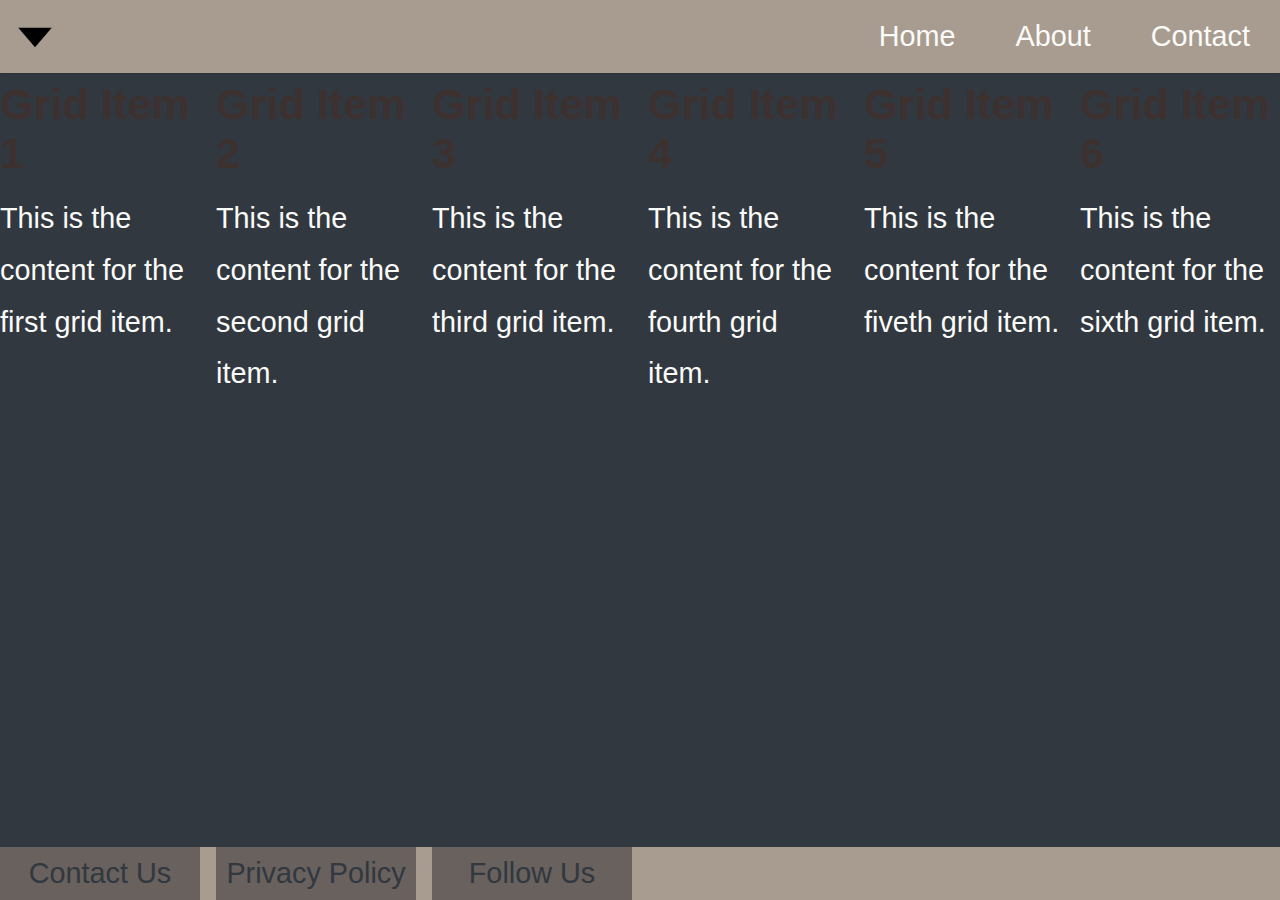
<file: index.html>
<!DOCTYPE html>
<html lang="en">

    <head>
        <meta charset="UTF-8">
        <meta name="viewport" content="width=device-width, initial-scale=1.0">
        <meta http-equiv="X-UA-Compatible" content="ie=edge">
        <title>Simple CSS Grid Layout</title>

        <link rel="stylesheet" href="./css/index.css" />

        <link rel="icon" type="image/png" href="./assets/icon/favicons/favicon-48x48.png" sizes="48x48" />
        <link rel="icon" type="image/svg+xml" href="./assets/icon/favicons/favicon.svg" />
        <link rel="shortcut icon" href="./assets/icon/favicons/favicon.ico" />
        <link rel="apple-touch-icon" sizes="180x180" href="./assets/icon/favicons/apple-touch-icon.png" />
        <link rel="manifest" href="manifest.json" />

    </head>

    <body>
        <!-- Header -->
        <!-- Recommended semantic nav
              https://developer.mozilla.org/en-US/docs/Web/HTML/Element/nav
        -->
        <header>
            <nav class="navbar">
                <a href="#" class="nav-icon">
                    <img src="assets/icons/scroll_triangle_down_dark.svg" alt="Logo">
                </a>
                <input class="nav-menu-btn" type="checkbox" id="nav-menu-btn" />
                <label class="nav-menu" for="nav-menu-btn">
                    <span class="nav-menu-icon" />
                </label>
                <ul class="nav-items">
                    <li><a href="#">Home</a></li>
                    <li><a href="#">About</a></li>
                    <li><a href="#">Contact</a></li>
                </ul>
            </nav>
        </header>

        <!-- Main Content Area with Grid Layout -->
        <main>
            <div class="fluid-grid-container">
                <div class="grid-item">
                    <h2>Grid Item 1</h2>
                    <p>This is the content for the first grid item.</p>
                </div>
                <div class="grid-item">
                    <h2>Grid Item 2</h2>
                    <p>This is the content for the second grid item.</p>
                </div>
                <div class="grid-item">
                    <h2>Grid Item 3</h2>
                    <p>This is the content for the third grid item.</p>
                </div>
                <div class="grid-item">
                    <h2>Grid Item 4</h2>
                    <p>This is the content for the fourth grid item.</p>
                </div>
                <div class="grid-item">
                    <h2>Grid Item 5</h2>
                    <p>This is the content for the fiveth grid item.</p>
                </div>
                <div class="grid-item">
                    <h2>Grid Item 6</h2>
                    <p>This is the content for the sixth grid item.</p>
                </div>
            </div>
        </main>
        <!-- Footer with Grid Layout -->
        <footer class="fluid-grid-container">
            <div>Contact Us</div>
            <div>Privacy Policy</div>
            <div>Follow Us</div>
        </footer>
        <!--Javascript-->
        <script src="./js/script.js" type="text/javascript"></script>
        <!-- Google analytics -->
    </body>

</html>
</file>
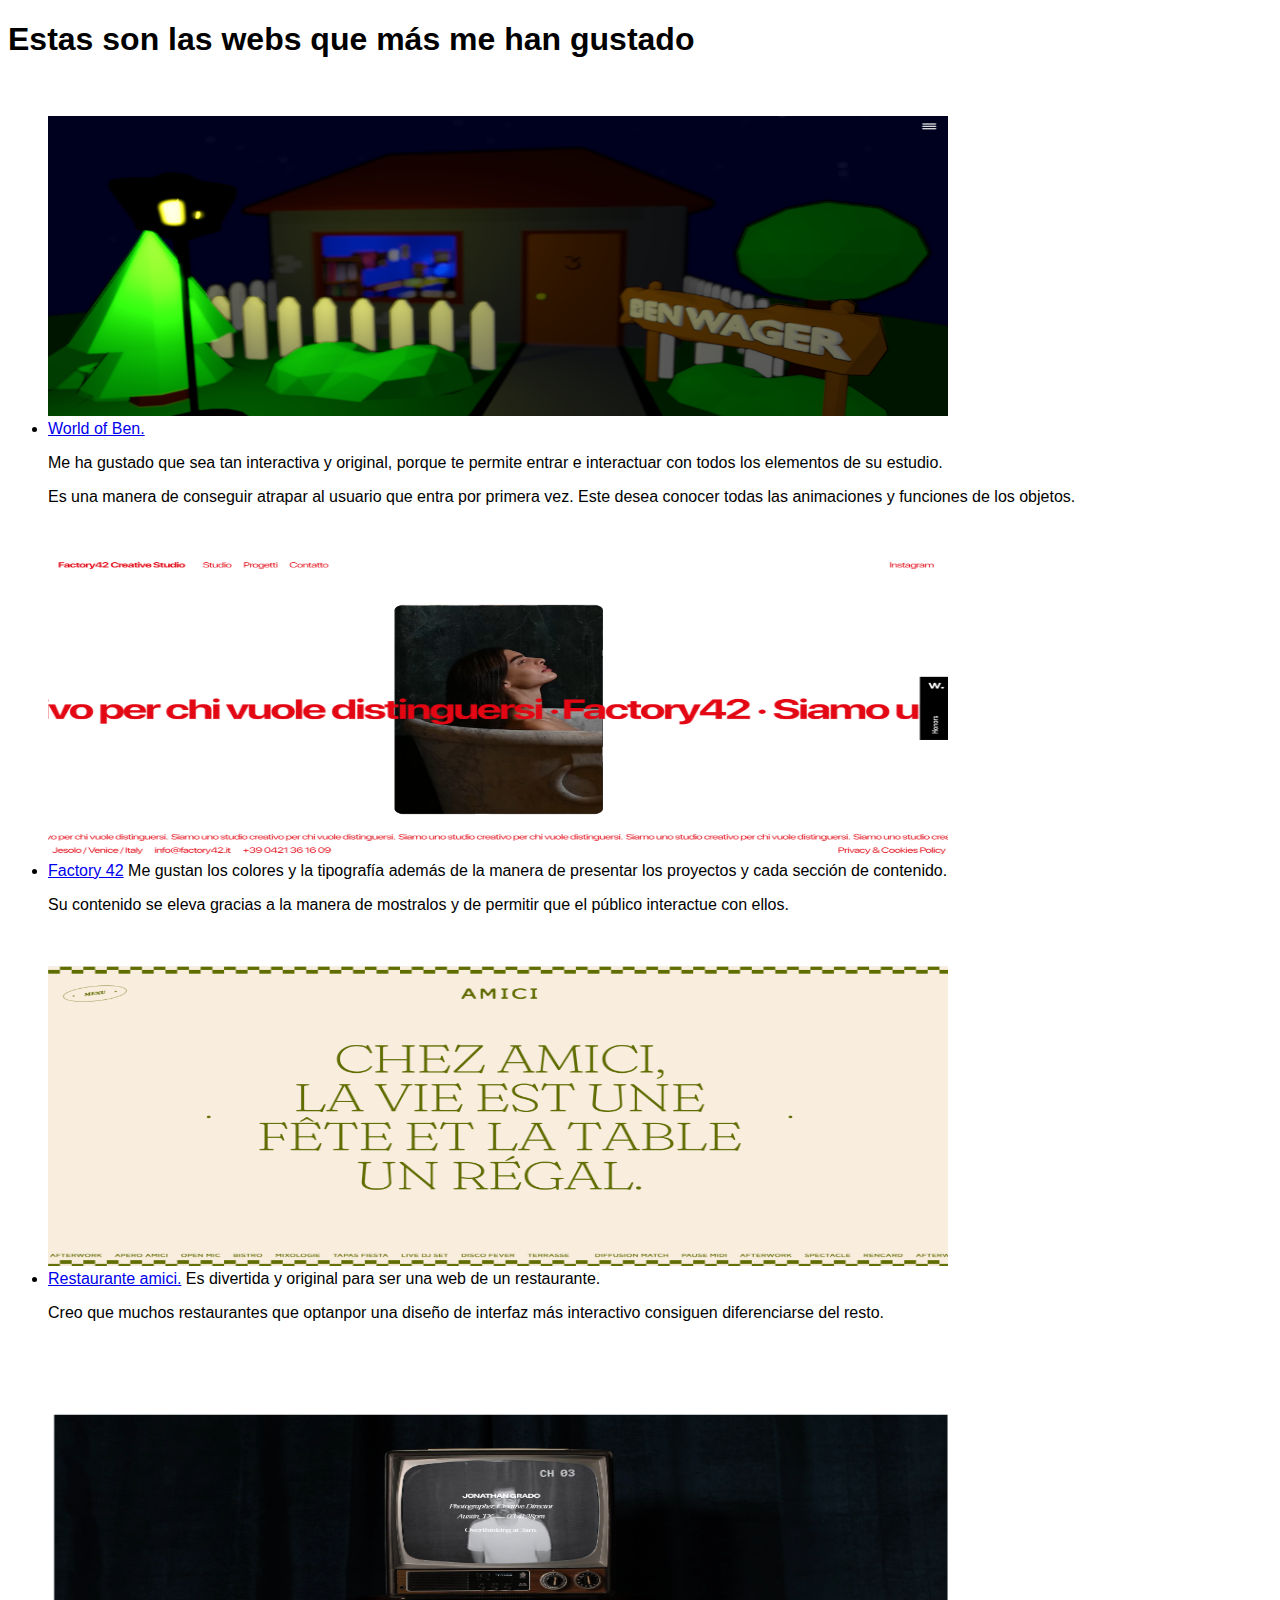
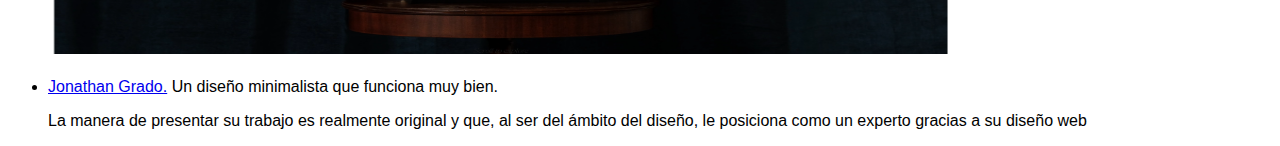
<file: someoutstandingwebs/index.html>
<!DOCTYPE html>
<html lang="en">

    <head>
        <meta charset="UTF-8">
        <meta name="viewport" content="width=device-width, initial-scale=1.0">
        <meta http-equiv="X-UA-Compatible" content="ie=edge">
        <title>Webs con valores de diseño</title>

       
        <link rel="icon" type="image/png" href="../assets/icon/favicons/favicon-48x48.png" sizes="48x48" />
        <link rel="icon" type="image/svg+xml" href="../assets/icon/favicons/favicon.svg" />
        <link rel="shortcut icon" href="../assets/icon/favicons/favicon.ico" />
        <link rel="apple-touch-icon" sizes="180x180" href="../assets/icon/favicons/apple-touch-icon.png" />
        <link rel="manifest" href="../assets/icon/favicons/site.webmanifest" />

    </head>

    <body>
        <h1>Estas son las webs que más me han gustado </h1>
        <main>
          <div>
            <ul> <br>
                <br>
                <style>
                    body {
                        font-family: 'Neue Montreal', sans-serif;
                    }
                </style>
                
                <img src="../assets/images/web1.png" width="900" height="300">
                <li> <a href="https://www.benwager.codes/">World of Ben.</a>
                    <p>Me ha gustado que sea tan interactiva y original, porque te permite entrar e interactuar con todos los elementos de su estudio.</p>
                     <p>Es una manera de conseguir atrapar al usuario que entra por primera vez. Este desea conocer todas las animaciones y funciones de los objetos.
                    </p>
                    </span>
                </li><br>
                <br>
                <img src="../assets/images/web2.png" width="900" height="300">
                <li> <a href="https://factory42.it/">Factory 42</a> 
                    <span>Me gustan los colores y la tipografía además de la manera de presentar los proyectos y cada sección de contenido.</span>
                    <p>Su contenido se eleva gracias a la manera de mostralos y de permitir que el público interactue con ellos.</p>
                </li> <br>
                <br>
                <img src="../assets/images/web3.png" width="900" height="300">
                <li> <a href="https://restaurant-amici.com/">Restaurante amici.</a> 
                    <span>Es divertida y original para ser una web de un restaurante.</span>
                    <p>Creo que muchos restaurantes que optanpor una diseño de interfaz más interactivo consiguen diferenciarse del resto.</p>
                    
                </li> <br>
                <br>
                <img src="../assets/images/web4.png" width="900" height="300">
                <li> <a href="https://www.jonathangrado.com/">  Jonathan Grado.</a> 
                    <span> Un diseño minimalista que funciona muy bien.</span>
                    <p>La manera de presentar su trabajo es realmente original y que, al ser del ámbito del diseño, le posiciona como un experto gracias a su diseño web</p>
                </li>
                
            </ul>
          </div>
        </main>

    </body>

</html>
</file>
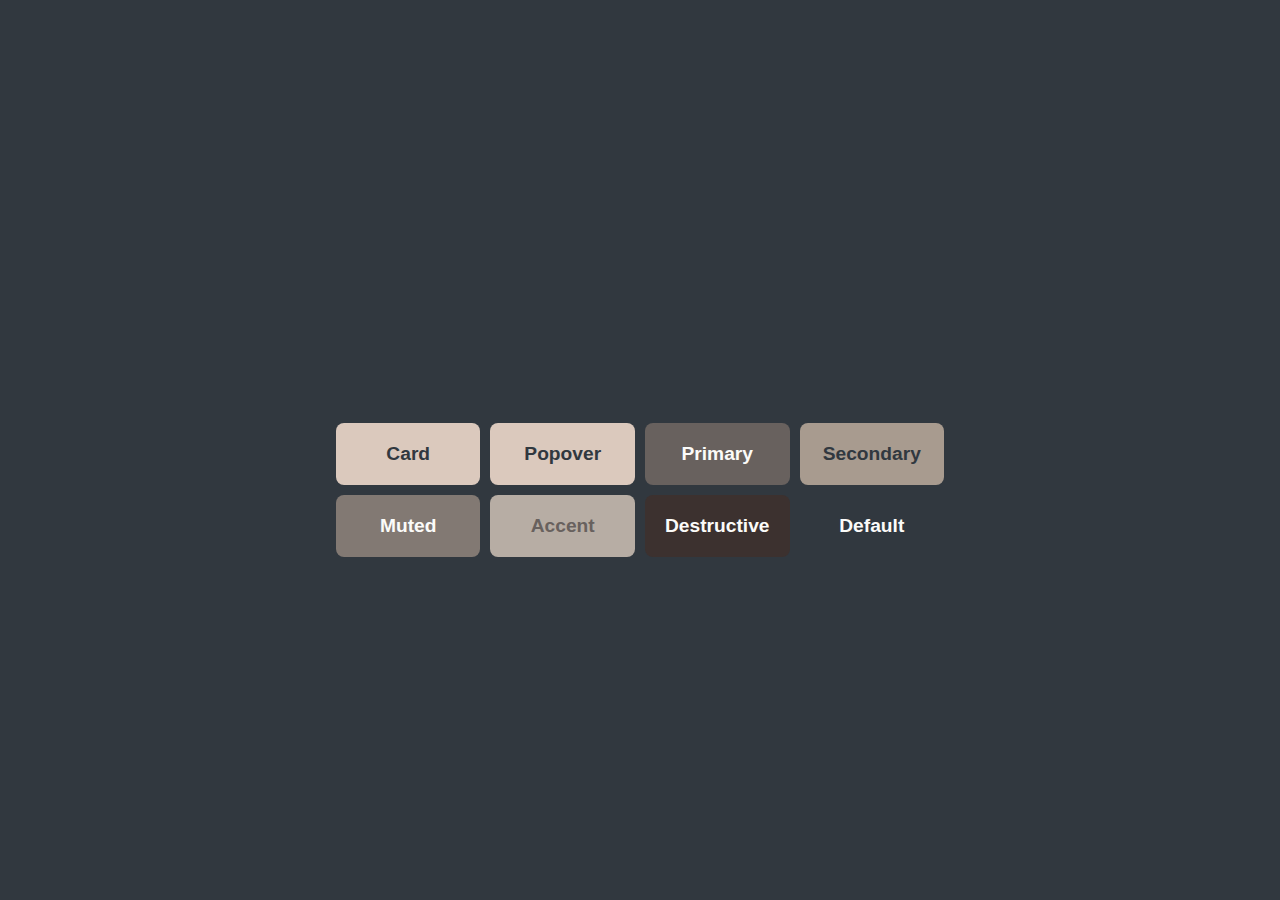
<file: colours.html>
<!DOCTYPE html>
<html lang="en">

    <head>
        <meta charset="UTF-8">
        <meta name="viewport" content="width=device-width, initial-scale=1.0">
        <link rel="stylesheet" href="./css/index.css" />
        <title>Color Test Grid</title>
        <style>
            main {
                display: flex;
                justify-content: center;
                align-items: center;
            }

            .grid {
                display: grid;
                grid-template-columns: repeat(4, 1fr);
                gap: 10px;
                max-width: 80%;
            }

            .grid-item {
                display: flex;
                justify-content: center;
                align-items: center;
                padding: 20px;
                border-radius: 8px;
                font-size: 1.2rem;
                font-weight: bold;
            }
        </style>
    </head>

    <body>
        <main>
            <div class="grid">
                <div class="grid-item card">Card</div>
                <div class="grid-item popover">Popover</div>
                <div class="grid-item primary">Primary</div>
                <div class="grid-item secondary">Secondary</div>
                <div class="grid-item muted">Muted</div>
                <div class="grid-item accent">Accent</div>
                <div class="grid-item destructive">Destructive</div>
                <div class="grid-item">Default</div>
            </div>
        </main>
    </body>

</html>
</file>
<file: css/index.css>
@import "theme.css";
@import "base.css";
@import "grids.css";
@import "nav.css";
@import "media-queries.css";
</file>
